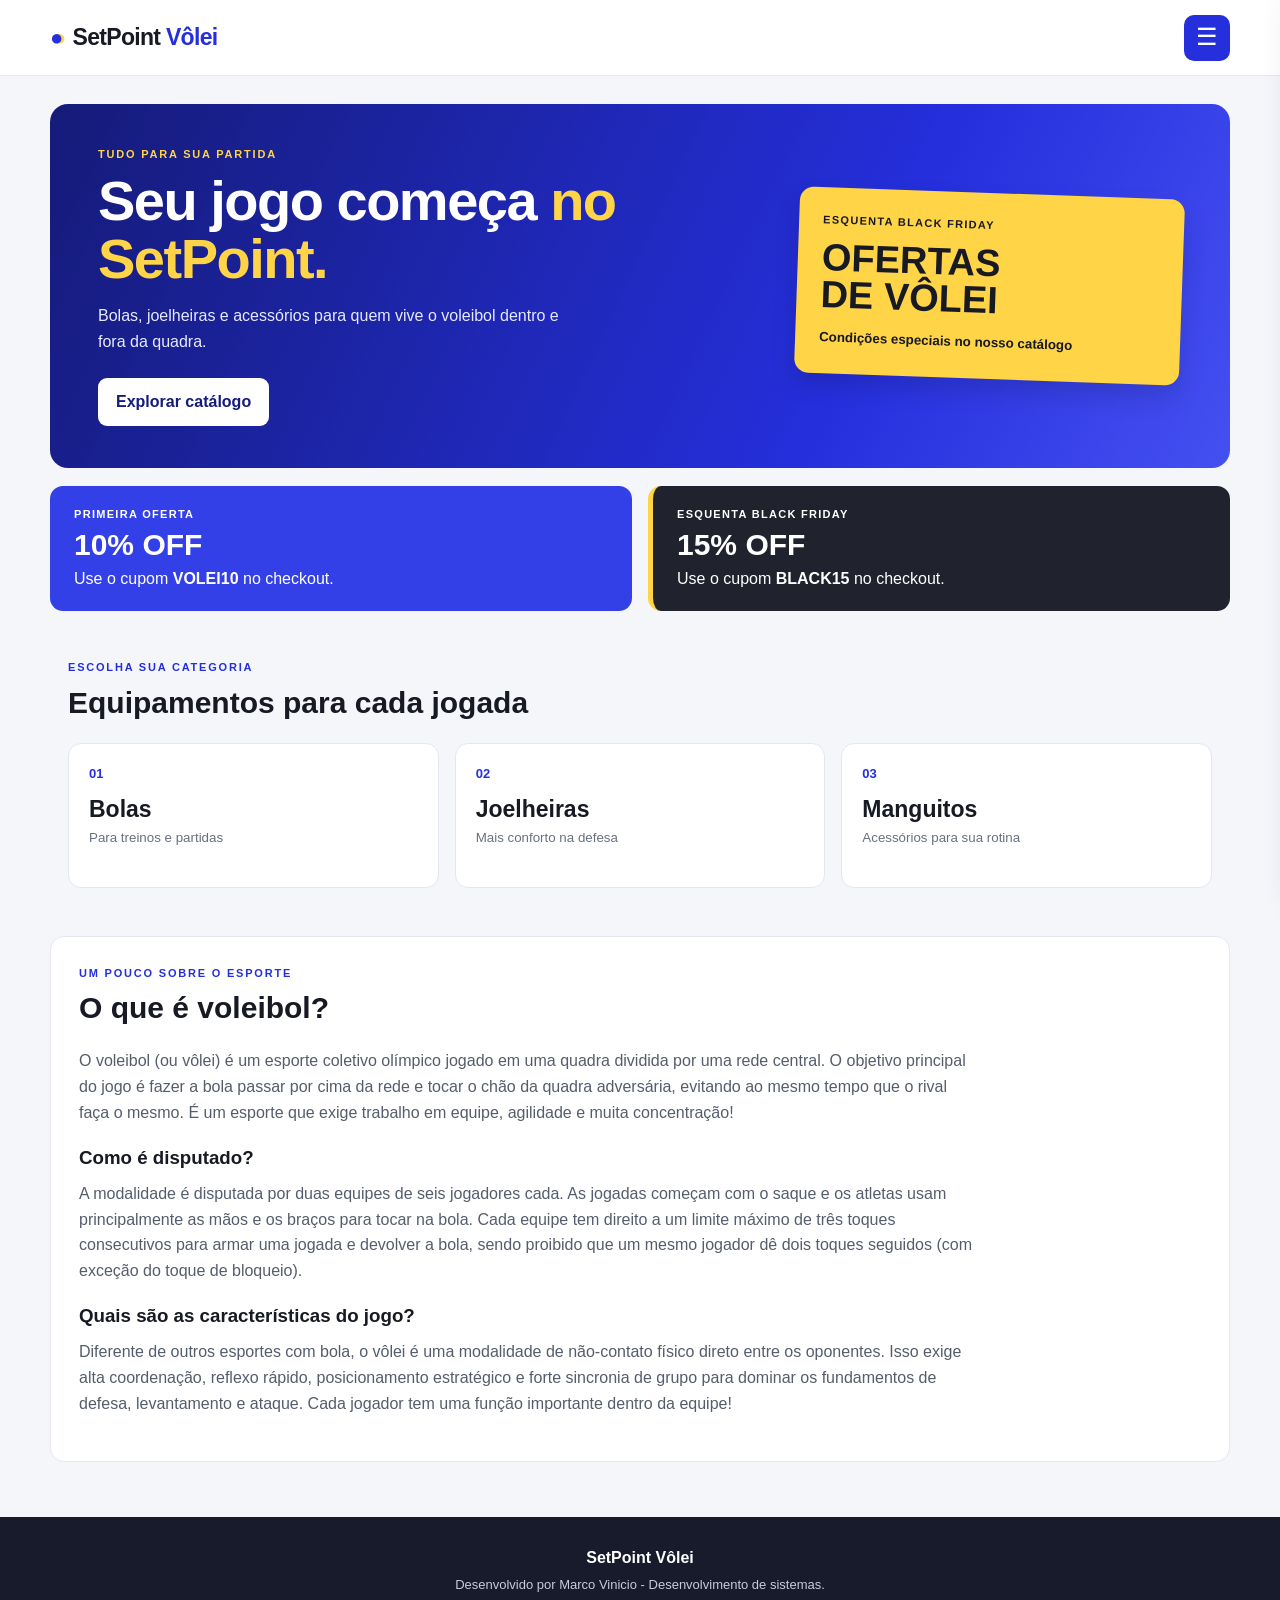
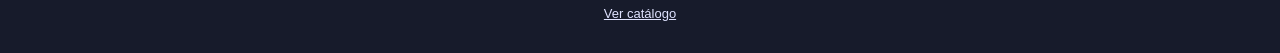
<file: index.html>
<!DOCTYPE html>
<html lang="pt-BR">
<head>
  <meta charset="UTF-8">
  <meta name="viewport" content="width=device-width, initial-scale=1.0">
  <meta name="theme-color" content="#2029d8">
  <title>Página Inicial | SetPoint Vôlei</title>
  <link rel="stylesheet" href="style.css">
  <script src="js.js" defer></script>
  
</head>
<body>

<header class="site-header">
  <a class="marca" href="index.html"><span class="marca-bola">●</span><span>SetPoint <b>Vôlei</b></span></a>
  <button class="botao-menu-abrir" type="button" onclick="showSidebar()" aria-label="Abrir menu">☰</button>
  <nav class="sidebar" id="mySidebar" aria-label="Menu principal">
    <button class="botao-menu" type="button" onclick="hideSidebar()" aria-label="Fechar menu">✕</button>
    <ul class="elementos-menu">
      <li><a href="index.html">Página Inicial</a></li>
      <li><a href="produtos.html">Destaques</a></li>
      <li><a href="catalogo.html">Catálogo</a></li>
      <li><a href="carrinho.html">Carrinho <span id="contador-carrinho" class="contador-carrinho">0</span></a></li>
      <li><a href="cadastro.html">Cadastro</a></li>
      <li><a href="login.html">Login</a></li>
      <li><a href="perfil.html">Perfil</a></li>
      <li><a href="emprestimos.html">Empréstimos</a></li>
    </ul>
  </nav>
  <div class="overlay" id="overlay" onclick="hideSidebar()"></div>
</header>


<main>
  <section class="hero">
    <div class="hero-texto">
      <span class="etiqueta">TUDO PARA SUA PARTIDA</span>
      <h1>Seu jogo começa <span>no SetPoint.</span></h1>
      <p>Bolas, joelheiras e acessórios para quem vive o voleibol dentro e fora da quadra.</p>
      <a class="botao botao-claro" href="catalogo.html">Explorar catálogo</a>
    </div>
    <div class="hero-destaque">
      <span>ESQUENTA BLACK FRIDAY</span>
      <strong>OFERTAS<br>DE VÔLEI</strong>
      <small>Condições especiais no nosso catálogo</small>
    </div>
  </section>

  <section class="faixa-cupons" aria-label="Cupons de desconto">
    <article class="cupom-card cupom-azul">
      <span>PRIMEIRA OFERTA</span><strong>10% OFF</strong>
      <p>Use o cupom <b>VOLEI10</b> no checkout.</p>
    </article>
    <article class="cupom-card cupom-escuro">
      <span>ESQUENTA BLACK FRIDAY</span><strong>15% OFF</strong>
      <p>Use o cupom <b>BLACK15</b> no checkout.</p>
    </article>
  </section>

  <section class="secao-home">
    <div class="titulo-secao"><span>ESCOLHA SUA CATEGORIA</span><h2>Equipamentos para cada jogada</h2></div>
    <div class="categorias-home">
      <a class="categoria-home" href="catalogo.html#bolas"><b>01</b><span>Bolas</span><small>Para treinos e partidas</small></a>
      <a class="categoria-home" href="catalogo.html#joelheiras"><b>02</b><span>Joelheiras</span><small>Mais conforto na defesa</small></a>
      <a class="categoria-home" href="catalogo.html#manguitos"><b>03</b><span>Manguitos</span><small>Acessórios para sua rotina</small></a>
    </div>
  </section>

  <section class="secao-home sobre-volei">
    <div class="titulo-secao"><span>UM POUCO SOBRE O ESPORTE</span><h2>O que é voleibol?</h2></div>
    <p>O voleibol (ou vôlei) é um esporte coletivo olímpico jogado em uma quadra dividida por uma rede central. O objetivo principal do jogo é fazer a bola passar por cima da rede e tocar o chão da quadra adversária, evitando ao mesmo tempo que o rival faça o mesmo. É um esporte que exige trabalho em equipe, agilidade e muita concentração!</p>
    <h3>Como é disputado?</h3>
    <p>A modalidade é disputada por duas equipes de seis jogadores cada. As jogadas começam com o saque e os atletas usam principalmente as mãos e os braços para tocar na bola. Cada equipe tem direito a um limite máximo de três toques consecutivos para armar uma jogada e devolver a bola, sendo proibido que um mesmo jogador dê dois toques seguidos (com exceção do toque de bloqueio).</p>
    <h3>Quais são as características do jogo?</h3>
    <p>Diferente de outros esportes com bola, o vôlei é uma modalidade de não-contato físico direto entre os oponentes. Isso exige alta coordenação, reflexo rápido, posicionamento estratégico e forte sincronia de grupo para dominar os fundamentos de defesa, levantamento e ataque. Cada jogador tem uma função importante dentro da equipe!</p>
  </section>
</main>


<footer class="rodape">
  <strong>SetPoint Vôlei</strong>
  <p>Desenvolvido por Marco Vinicio - Desenvolvimento de sistemas.</p>
  <a href="catalogo.html">Ver catálogo</a>
</footer>


</body>
</html>
</file>
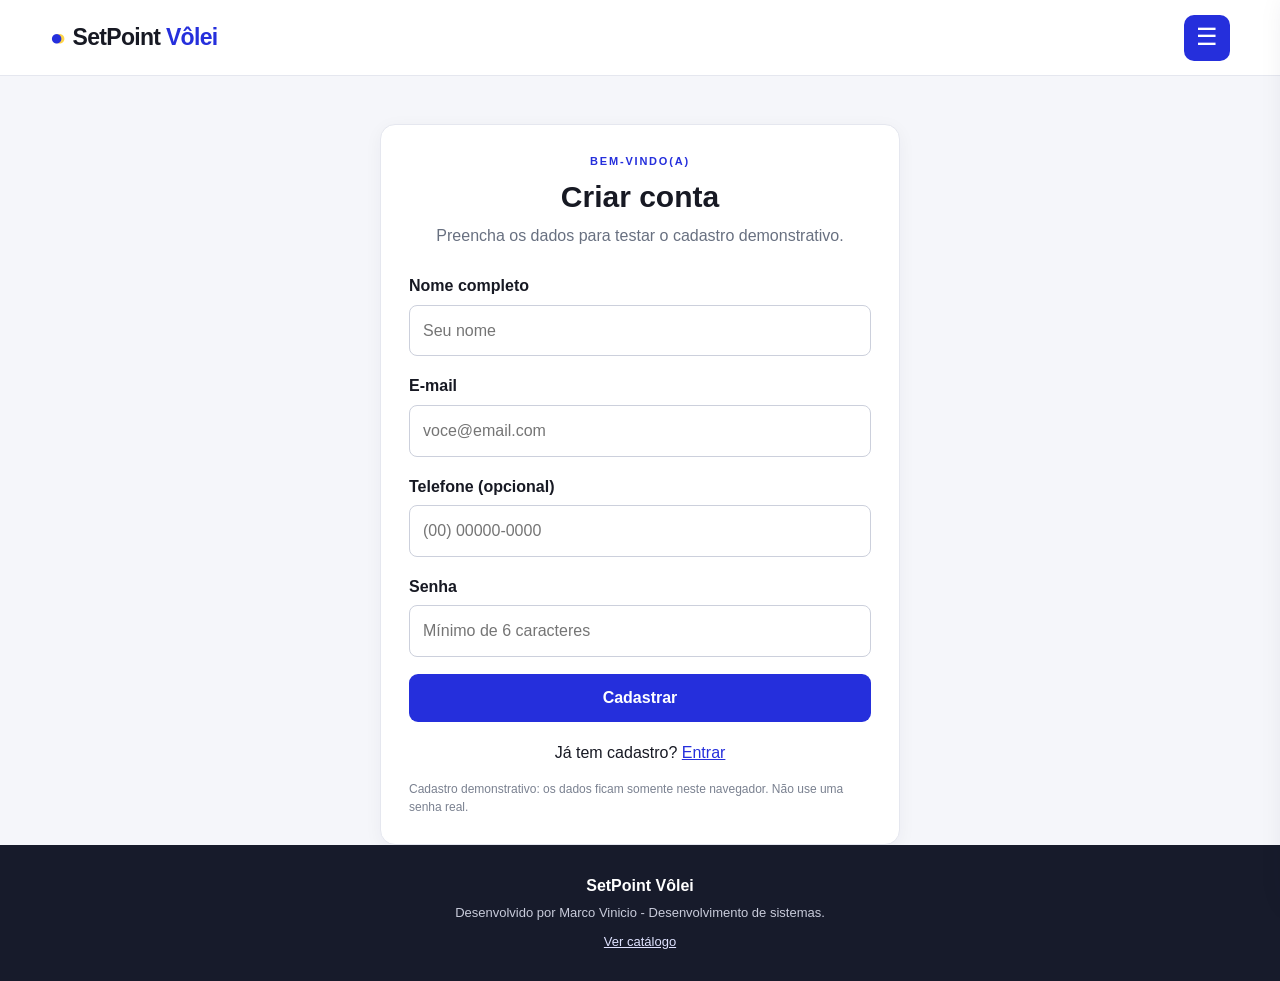
<file: cadastro.html>
<!DOCTYPE html>
<html lang="pt-BR">
<head>
  <meta charset="UTF-8">
  <meta name="viewport" content="width=device-width, initial-scale=1.0">
  <meta name="theme-color" content="#2029d8">
  <title>Cadastro | SetPoint Vôlei</title>
  <link rel="stylesheet" href="style.css">
  <script src="js.js" defer></script>
  
</head>
<body>

<header class="site-header">
  <a class="marca" href="index.html"><span class="marca-bola">●</span><span>SetPoint <b>Vôlei</b></span></a>
  <button class="botao-menu-abrir" type="button" onclick="showSidebar()" aria-label="Abrir menu">☰</button>
  <nav class="sidebar" id="mySidebar" aria-label="Menu principal">
    <button class="botao-menu" type="button" onclick="hideSidebar()" aria-label="Fechar menu">✕</button>
    <ul class="elementos-menu">
      <li><a href="index.html">Página Inicial</a></li>
      <li><a href="produtos.html">Destaques</a></li>
      <li><a href="catalogo.html">Catálogo</a></li>
      <li><a href="carrinho.html">Carrinho <span id="contador-carrinho" class="contador-carrinho">0</span></a></li>
      <li><a href="cadastro.html">Cadastro</a></li>
      <li><a href="login.html">Login</a></li>
      <li><a href="perfil.html">Perfil</a></li>
      <li><a href="emprestimos.html">Empréstimos</a></li>
    </ul>
  </nav>
  <div class="overlay" id="overlay" onclick="hideSidebar()"></div>
</header>


<main class="pagina-padrao">
  <section class="formulario">
    <div class="titulo-pagina"><span>BEM-VINDO(A)</span><h1>Criar conta</h1><p>Preencha os dados para testar o cadastro demonstrativo.</p></div>
    <form id="form-cadastro">
      <div class="grupo-form"><label for="nome">Nome completo</label><input id="nome" name="nome" type="text" placeholder="Seu nome" required></div>
      <div class="grupo-form"><label for="email">E-mail</label><input id="email" name="email" type="email" placeholder="voce@email.com" required></div>
      <div class="grupo-form"><label for="telefone">Telefone (opcional)</label><input id="telefone" name="telefone" type="tel" placeholder="(00) 00000-0000"></div>
      <div class="grupo-form"><label for="senha">Senha</label><input id="senha" name="senha" type="password" minlength="6" placeholder="Mínimo de 6 caracteres" required></div>
      <button class="botao botao-principal botao-largo" type="submit">Cadastrar</button>
      <p id="mensagem-cadastro" class="mensagem-form"></p>
    </form>
    <p class="texto-form">Já tem cadastro? <a href="login.html">Entrar</a></p>
    <p class="aviso-simulado">Cadastro demonstrativo: os dados ficam somente neste navegador. Não use uma senha real.</p>
  </section>
</main>


<footer class="rodape">
  <strong>SetPoint Vôlei</strong>
  <p>Desenvolvido por Marco Vinicio - Desenvolvimento de sistemas.</p>
  <a href="catalogo.html">Ver catálogo</a>
</footer>


</body>
</html>
</file>
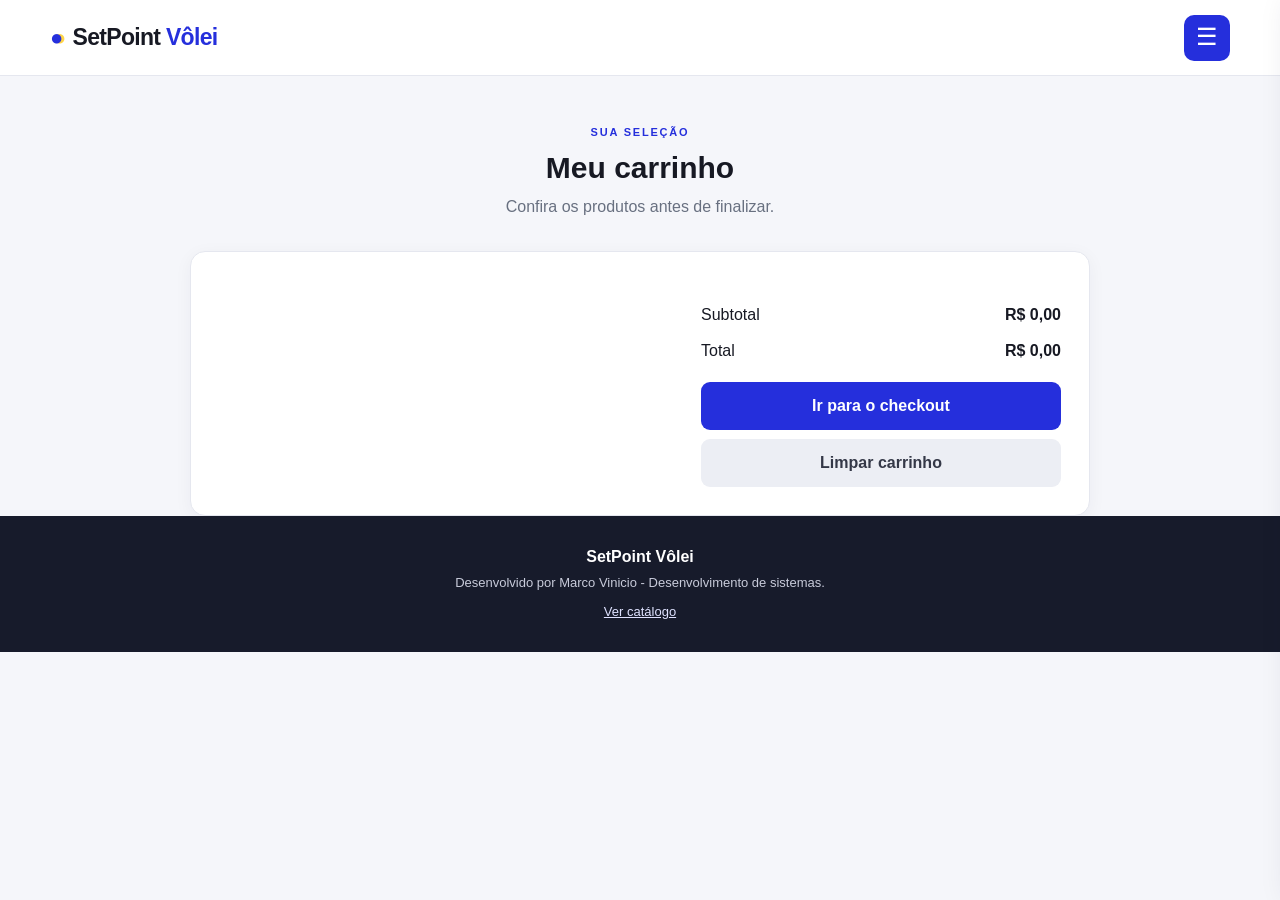
<file: carrinho.html>
<!DOCTYPE html>
<html lang="pt-BR">
<head>
  <meta charset="UTF-8">
  <meta name="viewport" content="width=device-width, initial-scale=1.0">
  <meta name="theme-color" content="#2029d8">
  <title>Carrinho | SetPoint Vôlei</title>
  <link rel="stylesheet" href="style.css">
  <script src="js.js" defer></script>
  
</head>
<body>

<header class="site-header">
  <a class="marca" href="index.html"><span class="marca-bola">●</span><span>SetPoint <b>Vôlei</b></span></a>
  <button class="botao-menu-abrir" type="button" onclick="showSidebar()" aria-label="Abrir menu">☰</button>
  <nav class="sidebar" id="mySidebar" aria-label="Menu principal">
    <button class="botao-menu" type="button" onclick="hideSidebar()" aria-label="Fechar menu">✕</button>
    <ul class="elementos-menu">
      <li><a href="index.html">Página Inicial</a></li>
      <li><a href="produtos.html">Destaques</a></li>
      <li><a href="catalogo.html">Catálogo</a></li>
      <li><a href="carrinho.html">Carrinho <span id="contador-carrinho" class="contador-carrinho">0</span></a></li>
      <li><a href="cadastro.html">Cadastro</a></li>
      <li><a href="login.html">Login</a></li>
      <li><a href="perfil.html">Perfil</a></li>
      <li><a href="emprestimos.html">Empréstimos</a></li>
    </ul>
  </nav>
  <div class="overlay" id="overlay" onclick="hideSidebar()"></div>
</header>


<main class="pagina-padrao">
  <div class="titulo-pagina"><span>SUA SELEÇÃO</span><h1>Meu carrinho</h1><p>Confira os produtos antes de finalizar.</p></div>
  <section class="painel-carrinho">
    <div id="lista-carrinho"></div>
    <div class="resumo-carrinho">
      <p class="linha-total"><span>Subtotal</span><strong id="subtotal-carrinho">R$ 0,00</strong></p>
      <p class="linha-total"><span>Total</span><strong id="total-carrinho">R$ 0,00</strong></p>
      <a class="botao botao-principal" id="ir-checkout" href="checkout.html">Ir para o checkout</a>
      <button class="botao botao-secundario" type="button" onclick="clearCart()">Limpar carrinho</button>
    </div>
  </section>
</main>


<footer class="rodape">
  <strong>SetPoint Vôlei</strong>
  <p>Desenvolvido por Marco Vinicio - Desenvolvimento de sistemas.</p>
  <a href="catalogo.html">Ver catálogo</a>
</footer>


</body>
</html>
</file>
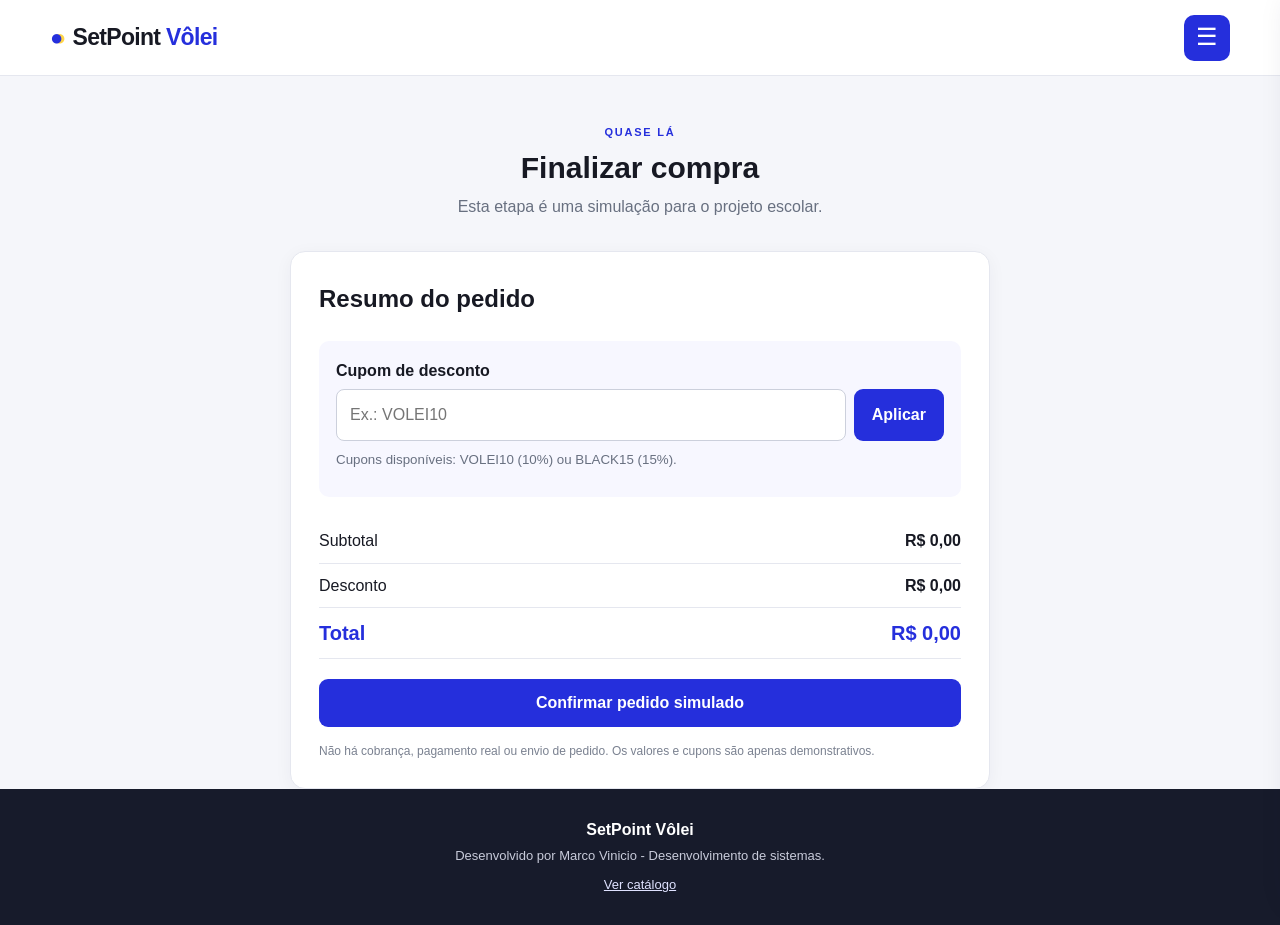
<file: checkout.html>
<!DOCTYPE html>
<html lang="pt-BR">
<head>
  <meta charset="UTF-8">
  <meta name="viewport" content="width=device-width, initial-scale=1.0">
  <meta name="theme-color" content="#2029d8">
  <title>Checkout | SetPoint Vôlei</title>
  <link rel="stylesheet" href="style.css">
  <script src="js.js" defer></script>
  
</head>
<body>

<header class="site-header">
  <a class="marca" href="index.html"><span class="marca-bola">●</span><span>SetPoint <b>Vôlei</b></span></a>
  <button class="botao-menu-abrir" type="button" onclick="showSidebar()" aria-label="Abrir menu">☰</button>
  <nav class="sidebar" id="mySidebar" aria-label="Menu principal">
    <button class="botao-menu" type="button" onclick="hideSidebar()" aria-label="Fechar menu">✕</button>
    <ul class="elementos-menu">
      <li><a href="index.html">Página Inicial</a></li>
      <li><a href="produtos.html">Destaques</a></li>
      <li><a href="catalogo.html">Catálogo</a></li>
      <li><a href="carrinho.html">Carrinho <span id="contador-carrinho" class="contador-carrinho">0</span></a></li>
      <li><a href="cadastro.html">Cadastro</a></li>
      <li><a href="login.html">Login</a></li>
      <li><a href="perfil.html">Perfil</a></li>
      <li><a href="emprestimos.html">Empréstimos</a></li>
    </ul>
  </nav>
  <div class="overlay" id="overlay" onclick="hideSidebar()"></div>
</header>


<main class="pagina-padrao">
  <div class="titulo-pagina"><span>QUASE LÁ</span><h1>Finalizar compra</h1><p>Esta etapa é uma simulação para o projeto escolar.</p></div>
  <section class="checkout-layout">
    <div class="painel-checkout">
      <h2>Resumo do pedido</h2>
      <div id="resumo-checkout"></div>
      <div class="campo-cupom">
        <label for="codigo-cupom">Cupom de desconto</label>
        <div class="linha-cupom"><input id="codigo-cupom" type="text" placeholder="Ex.: VOLEI10"><button class="botao botao-principal" type="button" onclick="aplicarCupom()">Aplicar</button></div>
        <small>Cupons disponíveis: VOLEI10 (10%) ou BLACK15 (15%).</small>
        <p id="mensagem-cupom" class="mensagem-form"></p>
      </div>
      <div class="valores-checkout">
        <p><span>Subtotal</span><strong id="checkout-subtotal">R$ 0,00</strong></p>
        <p><span>Desconto</span><strong id="checkout-desconto">R$ 0,00</strong></p>
        <p class="total-final"><span>Total</span><strong id="checkout-total">R$ 0,00</strong></p>
      </div>
      <button id="finalizar-pedido" class="botao botao-principal botao-largo" type="button" onclick="finalizarPedido()">Confirmar pedido simulado</button>
      <p class="aviso-simulado">Não há cobrança, pagamento real ou envio de pedido. Os valores e cupons são apenas demonstrativos.</p>
    </div>
  </section>
</main>


<footer class="rodape">
  <strong>SetPoint Vôlei</strong>
  <p>Desenvolvido por Marco Vinicio - Desenvolvimento de sistemas.</p>
  <a href="catalogo.html">Ver catálogo</a>
</footer>


</body>
</html>
</file>
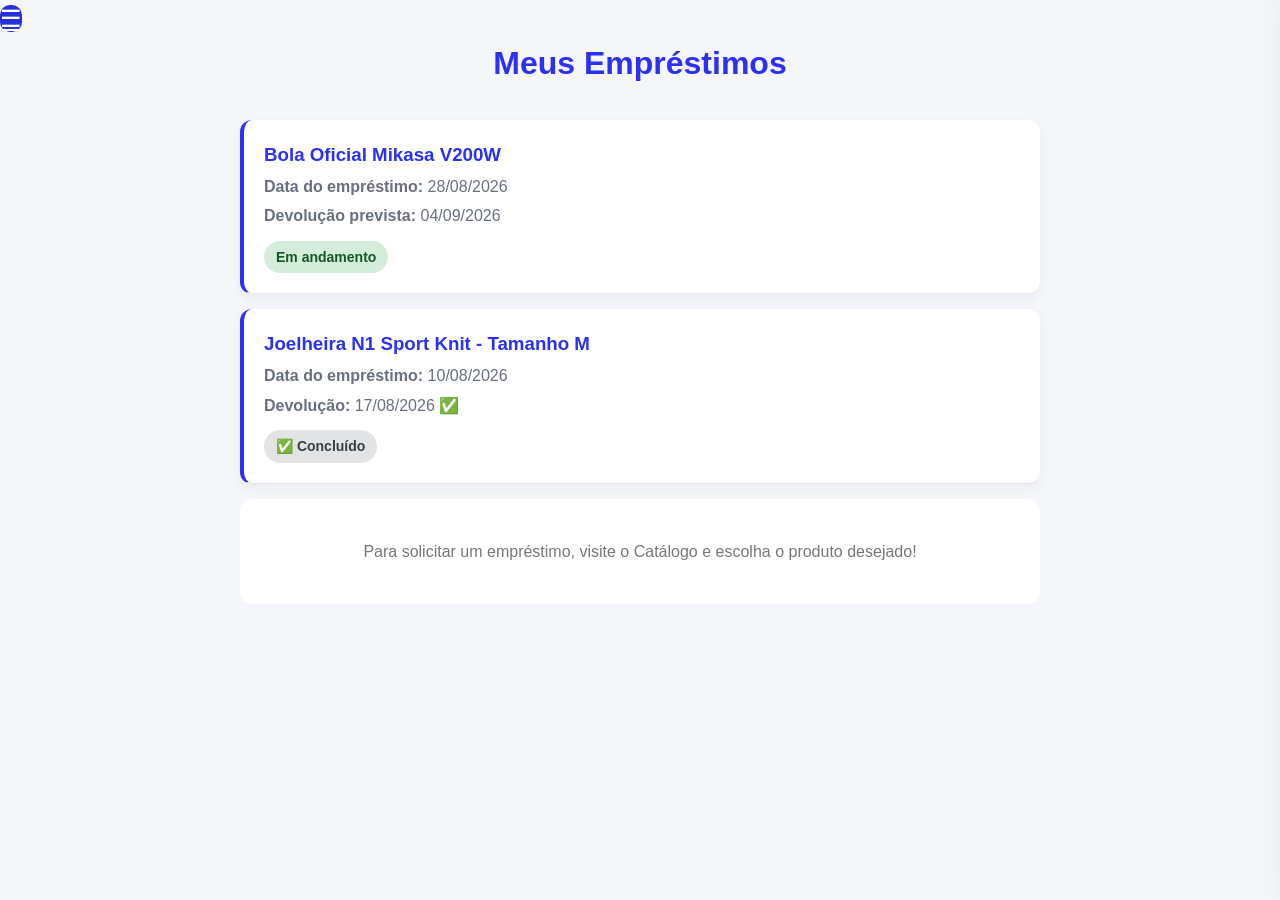
<file: emprestimos.html>
<!DOCTYPE html>
<html lang="pt-BR">
<head>
    <meta charset="UTF-8">
    <meta name="viewport" content="width=device-width, initial-scale=1.0">
    <title>Empréstimos | Loja de Voleibol</title>
    <link rel="stylesheet" href="style.css">
    <script src="js.js" defer></script>
    <style>
        .container-emprestimos {
            max-width: 800px;
            margin: 0 auto;
        }
        .container-emprestimos h1 {
            text-align: center;
            color: #2a31f5;
            margin-bottom: 30px;
        }
        .cartao-emprestimo {
            background: #fff;
            padding: 20px;
            margin-bottom: 15px;
            border-radius: 12px;
            box-shadow: 0 4px 12px rgba(0,0,0,0.05);
            border-left: 4px solid #2a31f5;
        }
        .cartao-emprestimo h3 {
            color: #2a31f5;
            margin-top: 0;
        }
        .status {
            display: inline-block;
            padding: 5px 12px;
            border-radius: 20px;
            font-size: 14px;
            font-weight: 600;
            margin-top: 8px;
        }
        .status.ativo {
            background: #d4edda;
            color: #155724;
        }
        .status.concluido {
            background: #e2e3e5;
            color: #383d41;
        }
        .sem-emprestimos {
            text-align: center;
            padding: 40px;
            background: #fff;
            border-radius: 12px;
            color: #777;
        }
    </style>
</head>
<body>
    <header>
        <div class="div-botoes">
            <a href="#" class="botao-menu-abrir" onclick="showSidebar(); return false;" aria-label="Abrir menu">☰</a>
        </div>
        <nav class="sidebar" id="mySidebar" aria-label="Menu principal">
            <a href="#" class="botao-menu" onclick="hideSidebar(); return false;" aria-label="Fechar menu">✕</a>
            <ul class="elementos-menu">
                <li><a href="INDEXO.HTML"> Página Inicial</a></li>
                <li><a href="cadastro.html"> Cadastro</a></li>
                <li><a href="login.html"> Login</a></li>
                <li><a href="produtos.html"> Produtos em Destaque</a></li>
                <li><a href="catalogo.html"> Catálogo</a></li>
                <li><a href="perfil.html"> Perfil</a></li>
                <li><a href="emprestimos.html"> Empréstimos</a></li>
            </ul>
        </nav>
        <div class="overlay" id="overlay" onclick="hideSidebar()"></div>
    </header>

    <main class="container-emprestimos">
        <h1> Meus Empréstimos</h1>

        <div class="cartao-emprestimo">
            <h3>Bola Oficial Mikasa V200W</h3>
            <p><strong>Data do empréstimo:</strong> 28/08/2026</p>
            <p><strong>Devolução prevista:</strong> 04/09/2026</p>
            <span class="status ativo">Em andamento</span>
        </div>

        <div class="cartao-emprestimo">
            <h3>Joelheira N1 Sport Knit - Tamanho M</h3>
            <p><strong>Data do empréstimo:</strong> 10/08/2026</p>
            <p><strong>Devolução:</strong> 17/08/2026 ✅</p>
            <span class="status concluido">✅ Concluído</span>
        </div>

        <div class="sem-emprestimos">
            <p>Para solicitar um empréstimo, visite o Catálogo e escolha o produto desejado!</p>
        </div>
    </main>
</body>
</html>
</file>
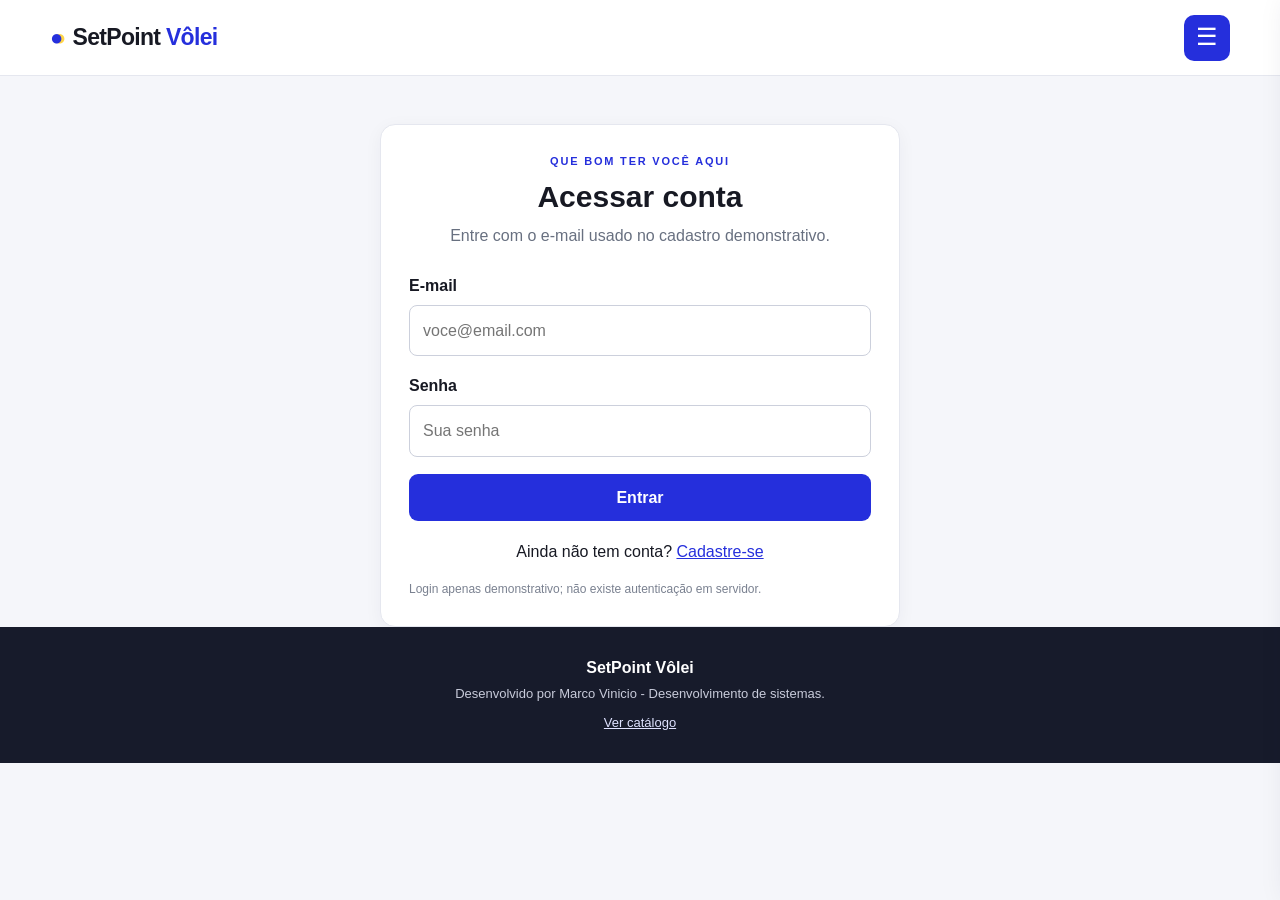
<file: login.html>
<!DOCTYPE html>
<html lang="pt-BR">
<head>
  <meta charset="UTF-8">
  <meta name="viewport" content="width=device-width, initial-scale=1.0">
  <meta name="theme-color" content="#2029d8">
  <title>Login | SetPoint Vôlei</title>
  <link rel="stylesheet" href="style.css">
  <script src="js.js" defer></script>
  
</head>
<body>

<header class="site-header">
  <a class="marca" href="index.html"><span class="marca-bola">●</span><span>SetPoint <b>Vôlei</b></span></a>
  <button class="botao-menu-abrir" type="button" onclick="showSidebar()" aria-label="Abrir menu">☰</button>
  <nav class="sidebar" id="mySidebar" aria-label="Menu principal">
    <button class="botao-menu" type="button" onclick="hideSidebar()" aria-label="Fechar menu">✕</button>
    <ul class="elementos-menu">
      <li><a href="index.html">Página Inicial</a></li>
      <li><a href="produtos.html">Destaques</a></li>
      <li><a href="catalogo.html">Catálogo</a></li>
      <li><a href="carrinho.html">Carrinho <span id="contador-carrinho" class="contador-carrinho">0</span></a></li>
      <li><a href="cadastro.html">Cadastro</a></li>
      <li><a href="login.html">Login</a></li>
      <li><a href="perfil.html">Perfil</a></li>
      <li><a href="emprestimos.html">Empréstimos</a></li>
    </ul>
  </nav>
  <div class="overlay" id="overlay" onclick="hideSidebar()"></div>
</header>


<main class="pagina-padrao">
  <section class="formulario">
    <div class="titulo-pagina"><span>QUE BOM TER VOCÊ AQUI</span><h1>Acessar conta</h1><p>Entre com o e-mail usado no cadastro demonstrativo.</p></div>
    <form id="form-login">
      <div class="grupo-form"><label for="email-login">E-mail</label><input id="email-login" name="email" type="email" placeholder="voce@email.com" required></div>
      <div class="grupo-form"><label for="senha-login">Senha</label><input id="senha-login" name="senha" type="password" placeholder="Sua senha" required></div>
      <button class="botao botao-principal botao-largo" type="submit">Entrar</button>
      <p id="mensagem-login" class="mensagem-form"></p>
    </form>
    <p class="texto-form">Ainda não tem conta? <a href="cadastro.html">Cadastre-se</a></p>
    <p class="aviso-simulado">Login apenas demonstrativo; não existe autenticação em servidor.</p>
  </section>
</main>


<footer class="rodape">
  <strong>SetPoint Vôlei</strong>
  <p>Desenvolvido por Marco Vinicio - Desenvolvimento de sistemas.</p>
  <a href="catalogo.html">Ver catálogo</a>
</footer>


</body>
</html>
</file>
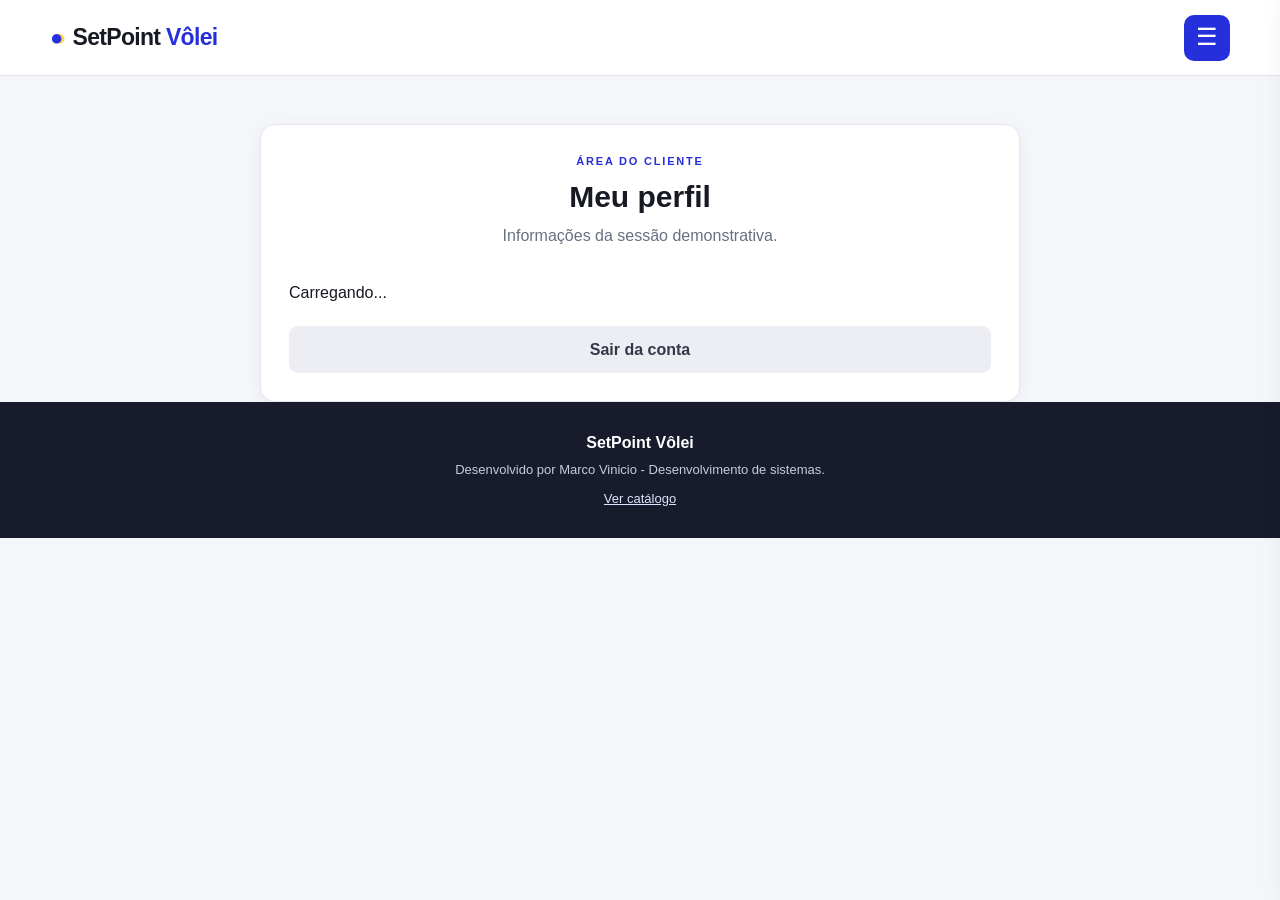
<file: perfil.html>
<!DOCTYPE html>
<html lang="pt-BR">
<head>
  <meta charset="UTF-8">
  <meta name="viewport" content="width=device-width, initial-scale=1.0">
  <meta name="theme-color" content="#2029d8">
  <title>Perfil | SetPoint Vôlei</title>
  <link rel="stylesheet" href="style.css">
  <script src="js.js" defer></script>
  
</head>
<body>

<header class="site-header">
  <a class="marca" href="index.html"><span class="marca-bola">●</span><span>SetPoint <b>Vôlei</b></span></a>
  <button class="botao-menu-abrir" type="button" onclick="showSidebar()" aria-label="Abrir menu">☰</button>
  <nav class="sidebar" id="mySidebar" aria-label="Menu principal">
    <button class="botao-menu" type="button" onclick="hideSidebar()" aria-label="Fechar menu">✕</button>
    <ul class="elementos-menu">
      <li><a href="index.html">Página Inicial</a></li>
      <li><a href="produtos.html">Destaques</a></li>
      <li><a href="catalogo.html">Catálogo</a></li>
      <li><a href="carrinho.html">Carrinho <span id="contador-carrinho" class="contador-carrinho">0</span></a></li>
      <li><a href="cadastro.html">Cadastro</a></li>
      <li><a href="login.html">Login</a></li>
      <li><a href="perfil.html">Perfil</a></li>
      <li><a href="emprestimos.html">Empréstimos</a></li>
    </ul>
  </nav>
  <div class="overlay" id="overlay" onclick="hideSidebar()"></div>
</header>


<main class="pagina-padrao">
  <section class="painel-perfil">
    <div class="titulo-pagina"><span>ÁREA DO CLIENTE</span><h1>Meu perfil</h1><p>Informações da sessão demonstrativa.</p></div>
    <div id="dados-perfil" class="dados-perfil"><p>Carregando...</p></div>
    <button class="botao botao-secundario botao-largo" type="button" onclick="fazerLogout()">Sair da conta</button>
  </section>
</main>


<footer class="rodape">
  <strong>SetPoint Vôlei</strong>
  <p>Desenvolvido por Marco Vinicio - Desenvolvimento de sistemas.</p>
  <a href="catalogo.html">Ver catálogo</a>
</footer>


</body>
</html>
</file>
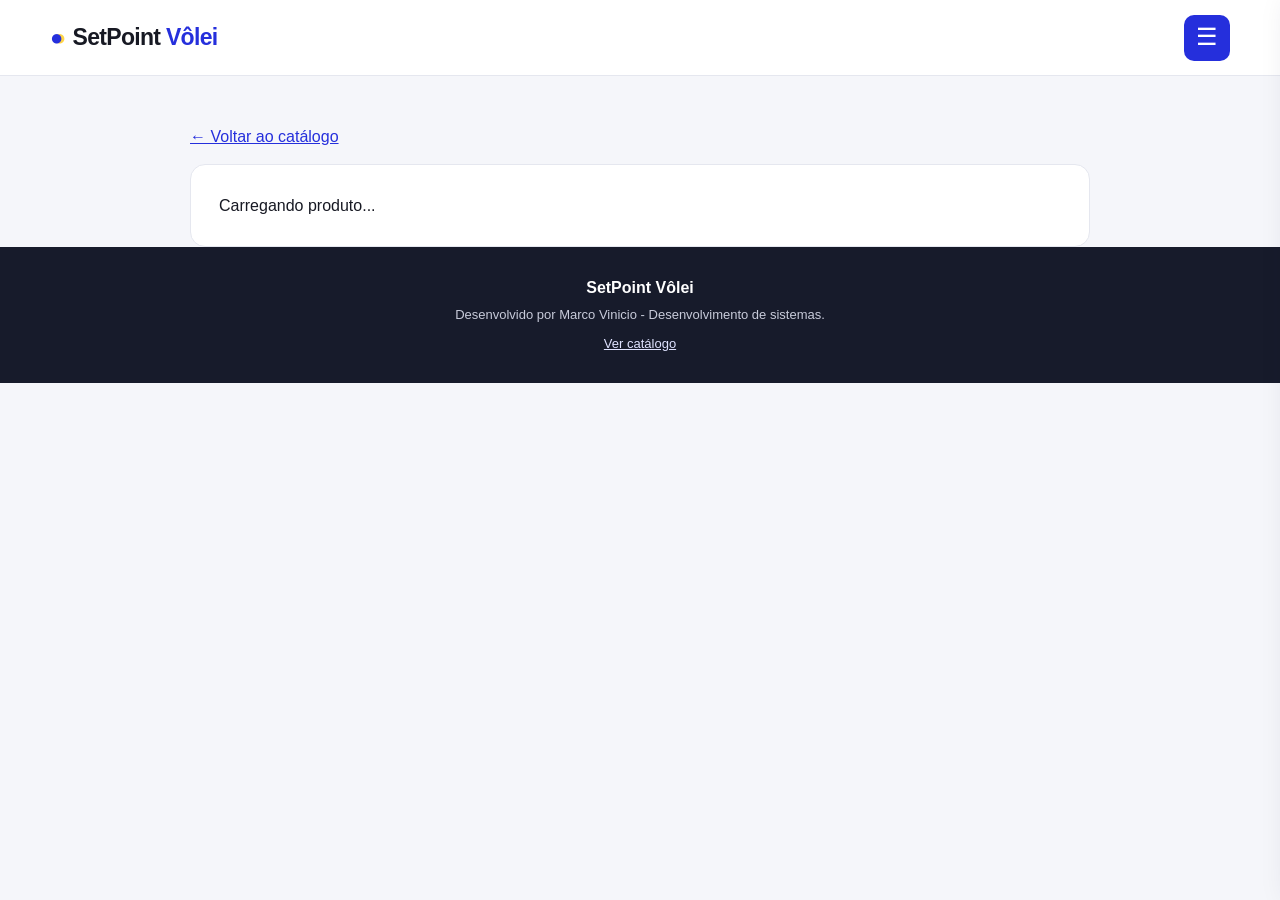
<file: produto.html>
<!DOCTYPE html>
<html lang="pt-BR">
<head>
  <meta charset="UTF-8">
  <meta name="viewport" content="width=device-width, initial-scale=1.0">
  <meta name="theme-color" content="#2029d8">
  <title>Produto | SetPoint Vôlei</title>
  <link rel="stylesheet" href="style.css">
  <script src="js.js" defer></script>
  
</head>
<body>

<header class="site-header">
  <a class="marca" href="index.html"><span class="marca-bola">●</span><span>SetPoint <b>Vôlei</b></span></a>
  <button class="botao-menu-abrir" type="button" onclick="showSidebar()" aria-label="Abrir menu">☰</button>
  <nav class="sidebar" id="mySidebar" aria-label="Menu principal">
    <button class="botao-menu" type="button" onclick="hideSidebar()" aria-label="Fechar menu">✕</button>
    <ul class="elementos-menu">
      <li><a href="index.html">Página Inicial</a></li>
      <li><a href="produtos.html">Destaques</a></li>
      <li><a href="catalogo.html">Catálogo</a></li>
      <li><a href="carrinho.html">Carrinho <span id="contador-carrinho" class="contador-carrinho">0</span></a></li>
      <li><a href="cadastro.html">Cadastro</a></li>
      <li><a href="login.html">Login</a></li>
      <li><a href="perfil.html">Perfil</a></li>
      <li><a href="emprestimos.html">Empréstimos</a></li>
    </ul>
  </nav>
  <div class="overlay" id="overlay" onclick="hideSidebar()"></div>
</header>


<main class="pagina-padrao">
  <p class="voltar"><a href="catalogo.html">← Voltar ao catálogo</a></p>
  <section class="detalhe-produto" id="detalhe-produto">
    <p>Carregando produto...</p>
  </section>
</main>


<footer class="rodape">
  <strong>SetPoint Vôlei</strong>
  <p>Desenvolvido por Marco Vinicio - Desenvolvimento de sistemas.</p>
  <a href="catalogo.html">Ver catálogo</a>
</footer>


</body>
</html>
</file>
<file: style.css>
/* SetPoint Vôlei — visual simples, esportivo e responsivo */
:root {
  --azul: #252fdc;
  --azul-escuro: #151b78;
  --azul-claro: #edf0ff;
  --preto: #171923;
  --cinza: #687080;
  --fundo: #f5f6fa;
  --branco: #fff;
  --amarelo: #ffd447;
  --borda: #e5e7ef;
}
* { box-sizing: border-box; margin: 0; padding: 0; }
html { scroll-behavior: smooth; }
body {
  font-family: Arial, Helvetica, sans-serif;
  color: var(--preto);
  background: var(--fundo);
  line-height: 1.6;
  min-height: 100vh;
}
a { color: var(--azul); }
button, input { font: inherit; }
.site-header {
  min-height: 76px; padding: 12px max(24px, calc((100% - 1180px)/2));
  display: flex; align-items: center; justify-content: space-between;
  background: var(--branco); border-bottom: 1px solid var(--borda);
  position: relative; z-index: 5;
}
.marca { display: inline-flex; gap: 10px; align-items: center; text-decoration: none; color: var(--preto); font-size: 23px; font-weight: 800; letter-spacing: -.7px; }
.marca b { color: var(--azul); }
.marca-bola { color: var(--azul); font-size: 22px; text-shadow: 3px 0 var(--amarelo); }
.botao-menu-abrir {
  border: 0; background: var(--azul); color: white; border-radius: 10px; width: 46px; height: 46px;
  font-size: 24px; cursor: pointer;
}
.sidebar {
  position: fixed; top: 0; right: -330px; width: 310px; height: 100vh; background: white;
  z-index: 20; padding: 18px 16px; box-shadow: -8px 0 30px #10143a22;
  transition: right .25s ease; overflow-y: auto;
}
.sidebar.active { right: 0; }
.botao-menu { display: block; margin-left: auto; border: 0; background: transparent; font-size: 30px; cursor: pointer; color: var(--preto); }
.elementos-menu { list-style: none; display: grid; gap: 7px; margin-top: 24px; }
.elementos-menu a { display: block; padding: 12px 14px; border-radius: 9px; color: var(--preto); text-decoration: none; font-weight: 600; }
.elementos-menu a:hover { background: var(--azul-claro); color: var(--azul); }
.contador-carrinho { display: inline-grid; place-items: center; min-width: 22px; height: 22px; margin-left: 5px; border-radius: 20px; background: var(--amarelo); color: var(--preto); font-size: 12px; }
.overlay { display: none; position: fixed; inset: 0; z-index: 15; background: #10132380; }
.overlay.active { display: block; }
main { padding-bottom: 55px; }
.hero {
  max-width: 1180px; margin: 28px auto 0; border-radius: 18px; overflow: hidden;
  min-height: 330px; padding: 42px 48px; color: white; display: grid;
  grid-template-columns: 1.4fr .8fr; gap: 25px; align-items: center;
  background: linear-gradient(115deg, #151b78 0%, #252fdc 68%, #4550f2 100%);
}
.hero-texto { max-width: 600px; }
.etiqueta, .titulo-secao > span, .titulo-pagina > span { display: block; color: var(--azul); font-size: 11px; font-weight: 800; letter-spacing: 1.8px; margin-bottom: 8px; }
.hero .etiqueta { color: var(--amarelo); }
.hero h1 { font-size: clamp(34px, 5vw, 56px); line-height: 1.05; margin-bottom: 14px; letter-spacing: -1.5px; }
.hero h1 span { color: var(--amarelo); }
.hero p { max-width: 480px; color: #e8eaff; margin-bottom: 24px; }
.hero-destaque { background: var(--amarelo); color: var(--preto); padding: 24px; border-radius: 14px; transform: rotate(2deg); box-shadow: 0 12px 25px #0002; }
.hero-destaque span, .cupom-card span { display: block; font-size: 11px; font-weight: 800; letter-spacing: 1.3px; }
.hero-destaque strong { display: block; font-size: 38px; line-height: .98; margin: 10px 0; }
.hero-destaque small { font-weight: 600; }
.botao { display: inline-flex; align-items: center; justify-content: center; border: 0; border-radius: 9px; padding: 11px 18px; font-weight: 700; text-decoration: none; cursor: pointer; transition: .2s; }
.botao:hover { transform: translateY(-1px); filter: brightness(.96); }
.botao-principal { background: var(--azul); color: white; }
.botao-claro { background: white; color: var(--azul-escuro); }
.botao-secundario { background: #eceef4; color: #343847; }
.botao-largo { width: 100%; }
.faixa-cupons { max-width: 1180px; margin: 18px auto 0; display: grid; grid-template-columns: 1fr 1fr; gap: 16px; }
.cupom-card { padding: 20px 24px; border-radius: 13px; color: white; }
.cupom-card strong { display: block; font-size: 30px; line-height: 1.2; margin: 3px 0; }
.cupom-card p { margin: 0; color: inherit; }
.cupom-azul { background: #3440e7; }
.cupom-escuro { background: #20232d; border-left: 5px solid var(--amarelo); }
.secao-home, .pagina-padrao { max-width: 1180px; margin: 48px auto 0; padding: 0 18px; }
.titulo-secao, .titulo-pagina { margin-bottom: 22px; }
.titulo-secao h2, .titulo-pagina h1 { font-size: 30px; line-height: 1.2; }
.titulo-pagina { text-align: center; margin-bottom: 32px; }
.titulo-pagina p { color: var(--cinza); margin-top: 8px; }
.categorias-home { display: grid; grid-template-columns: repeat(3, 1fr); gap: 16px; }
.categoria-home { min-height: 145px; padding: 20px; display: flex; flex-direction: column; background: white; border: 1px solid var(--borda); border-radius: 13px; text-decoration: none; color: var(--preto); }
.categoria-home b { color: var(--azul); font-size: 13px; }
.categoria-home span { font-size: 23px; font-weight: 800; margin-top: 6px; }
.categoria-home small { color: var(--cinza); }
.sobre-volei { background: white; border: 1px solid var(--borda); border-radius: 14px; padding: 28px; }
.sobre-volei p { color: #555d6c; margin: 8px 0 17px; max-width: 900px; }
.sobre-volei h3 { margin-top: 18px; }
.banner-cupom { background: linear-gradient(105deg, #181e80, #303be6); color: white; padding: 25px 30px; border-radius: 15px; display: flex; align-items: center; justify-content: space-between; gap: 20px; margin-bottom: 38px; }
.banner-cupom span { color: var(--amarelo); font-size: 11px; font-weight: 800; letter-spacing: 1.5px; }
.banner-cupom h1 { font-size: 28px; margin: 3px 0; }
.banner-cupom p { color: #e7e9ff; }
.categoria-catalogo { margin: 42px 0; scroll-margin-top: 20px; }
.categoria-catalogo .titulo-secao { border-left: 4px solid var(--azul); padding-left: 14px; }
.container-produtos { display: grid; grid-template-columns: repeat(4, minmax(0, 1fr)); gap: 18px; }
.card-produto { background: white; border: 1px solid var(--borda); border-radius: 13px; padding: 15px; min-width: 0; display: flex; flex-direction: column; box-shadow: 0 3px 12px #161b3910; }
.imagem-produto { height: 165px; display: grid; place-items: center; margin-bottom: 10px; }
.imagem-produto img { width: 100%; height: 100%; object-fit: contain; }
.categoria-mini { color: var(--azul); text-transform: uppercase; font-size: 10px; letter-spacing: 1.1px; font-weight: 800; }
.nome-produto { font-size: 16px; line-height: 1.3; min-height: 42px; margin: 5px 0; }
.preco { color: #d33a48; font-size: 18px; font-weight: 800; margin: 5px 0 12px; }
.acoes-produto { display: flex; align-items: center; gap: 12px; margin-top: auto; flex-wrap: wrap; }
.acoes-produto .botao { flex: 1; }
.link-loja { font-size: 12px; font-weight: 700; text-decoration: none; }
.centralizado { text-align: center; margin-top: 30px; }
.formulario, .painel-perfil, .painel-carrinho, .painel-checkout { max-width: 760px; margin: 0 auto; padding: 28px; background: white; border: 1px solid var(--borda); border-radius: 15px; box-shadow: 0 4px 18px #161b390c; }
.formulario { max-width: 520px; }
.formulario .titulo-pagina { margin-bottom: 25px; }
.grupo-form { margin-bottom: 17px; }
.grupo-form label, .campo-cupom label { display: block; font-weight: 700; margin-bottom: 6px; }
.grupo-form input, .campo-cupom input { width: 100%; padding: 12px 13px; border: 1px solid #ccd0dc; border-radius: 8px; background: white; }
.grupo-form input:focus, .campo-cupom input:focus { outline: 2px solid #b8bdff; border-color: var(--azul); }
.texto-form { text-align: center; margin: 18px 0 0; }
.aviso-simulado { color: #7a8190; font-size: 12px; margin-top: 15px; }
.mensagem-form { margin-top: 10px; font-weight: 700; color: var(--azul); }
.mensagem-form.erro { color: #b42332; }
.mensagem-form.sucesso { color: #167447; }
.info-perfil { padding: 14px 0; border-bottom: 1px solid var(--borda); display: flex; justify-content: space-between; gap: 16px; }
.info-perfil span { color: var(--cinza); }
.painel-perfil .botao { margin-top: 20px; }
.painel-carrinho { max-width: 900px; }
.item-carrinho { display: flex; align-items: center; gap: 18px; padding: 16px 0; border-bottom: 1px solid var(--borda); }
.item-carrinho img { width: 82px; height: 82px; object-fit: contain; }
.item-carrinho-info { flex: 1; }
.item-carrinho-info h3 { font-size: 16px; }
.item-carrinho-info p { color: var(--cinza); font-size: 13px; }
.controle-quantidade { display: inline-flex; align-items: center; gap: 10px; margin-top: 7px; }
.controle-quantidade button { width: 27px; height: 27px; border: 1px solid var(--borda); background: var(--azul-claro); border-radius: 6px; cursor: pointer; }
.item-carrinho-final { display: grid; gap: 7px; text-align: right; }
.link-remover { color: #c02c3b; background: none; border: 0; cursor: pointer; font-size: 12px; text-decoration: underline; }
.resumo-carrinho { max-width: 360px; margin: 22px 0 0 auto; }
.linha-total { display: flex; justify-content: space-between; margin-bottom: 10px; }
.resumo-carrinho .botao { width: 100%; margin-top: 9px; }
.desativado { opacity: .4; pointer-events: none; }
.carrinho-vazio { text-align: center; padding: 25px 10px; }
.carrinho-vazio p { color: var(--cinza); margin: 8px 0 18px; }
.checkout-layout { max-width: 700px; margin: auto; }
.painel-checkout h2 { margin-bottom: 15px; }
.item-resumo, .valores-checkout p { display: flex; justify-content: space-between; gap: 16px; padding: 9px 0; border-bottom: 1px solid var(--borda); }
.campo-cupom { margin: 22px 0; padding: 17px; background: #f7f7ff; border-radius: 10px; }
.linha-cupom { display: flex; gap: 8px; }
.linha-cupom input { min-width: 0; flex: 1; }
.campo-cupom small { color: var(--cinza); display: block; margin-top: 8px; }
.total-final { font-size: 20px; font-weight: 800; color: var(--azul); }
.valores-checkout { margin-bottom: 20px; }
.pedido-sucesso { text-align: center; padding: 20px 5px; }
.pedido-sucesso p { margin: 12px 0; }
.selo-sucesso { display: inline-grid; place-items: center; width: 54px; height: 54px; background: #e4f7ed; color: #167447; border-radius: 50%; font-size: 28px; }
.aviso-simulado { line-height: 1.5; }
.detalhe-produto { max-width: 900px; margin: auto; background: white; padding: 28px; border: 1px solid var(--borda); border-radius: 15px; display: grid; grid-template-columns: minmax(220px, .9fr) 1.1fr; gap: 32px; align-items: center; }
.imagem-detalhe { width: 100%; max-height: 360px; object-fit: contain; }
.info-detalhe h1 { font-size: 30px; margin: 7px 0; }
.info-detalhe p { color: var(--cinza); margin: 10px 0 18px; }
.preco-detalhe { color: #d33a48 !important; font-size: 26px; font-weight: 800; }
.link-detalhe { display: inline-block; margin-left: 12px; }
.voltar { max-width: 900px; margin: 0 auto 14px; }
.rodape { background: #171b2b; color: white; padding: 28px 20px; text-align: center; }
.rodape p { color: #c8cbda; font-size: 13px; margin: 4px 0; }
.rodape a { color: #dfe2ff; font-size: 13px; }
@media (max-width: 900px) {
  .hero, .faixa-cupons, .secao-home, .pagina-padrao { margin-left: 18px; margin-right: 18px; }
  .container-produtos { grid-template-columns: repeat(2, minmax(0, 1fr)); }
  .hero { grid-template-columns: 1fr 250px; padding: 32px; }
}
@media (max-width: 620px) {
  .site-header { padding: 10px 16px; }
  .hero { margin-top: 14px; grid-template-columns: 1fr; padding: 26px 22px; }
  .hero-destaque { max-width: 290px; }
  .faixa-cupons, .categorias-home { grid-template-columns: 1fr; }
  .faixa-cupons, .secao-home, .pagina-padrao { margin-top: 28px; }
  .banner-cupom { align-items: flex-start; flex-direction: column; padding: 22px; }
  .banner-cupom h1 { font-size: 23px; }
  .container-produtos { grid-template-columns: 1fr 1fr; gap: 10px; }
  .card-produto { padding: 10px; }
  .imagem-produto { height: 120px; }
  .nome-produto { font-size: 14px; }
  .acoes-produto .botao { width: 100%; }
  .formulario, .painel-perfil, .painel-carrinho, .painel-checkout { padding: 20px 16px; }
  .item-carrinho { gap: 10px; flex-wrap: wrap; }
  .item-carrinho img { width: 62px; height: 62px; }
  .item-carrinho-final { margin-left: auto; }
  .detalhe-produto { grid-template-columns: 1fr; padding: 20px; }
  .info-perfil { flex-direction: column; gap: 2px; }
}

.cartao-emprestimo { padding: 18px 0; border-bottom: 1px solid var(--borda); }
.cartao-emprestimo h2 { font-size: 18px; margin-bottom: 8px; }
.cartao-emprestimo p { margin: 4px 0; color: var(--cinza); }
.status-emprestimo { display: inline-block; margin-top: 9px; padding: 5px 10px; border-radius: 20px; background: #fff2cb; color: #755500; font-size: 12px; font-weight: 700; }
.status-emprestimo.concluido { background: #e9ebf0; color: #52596a; }
</file>
